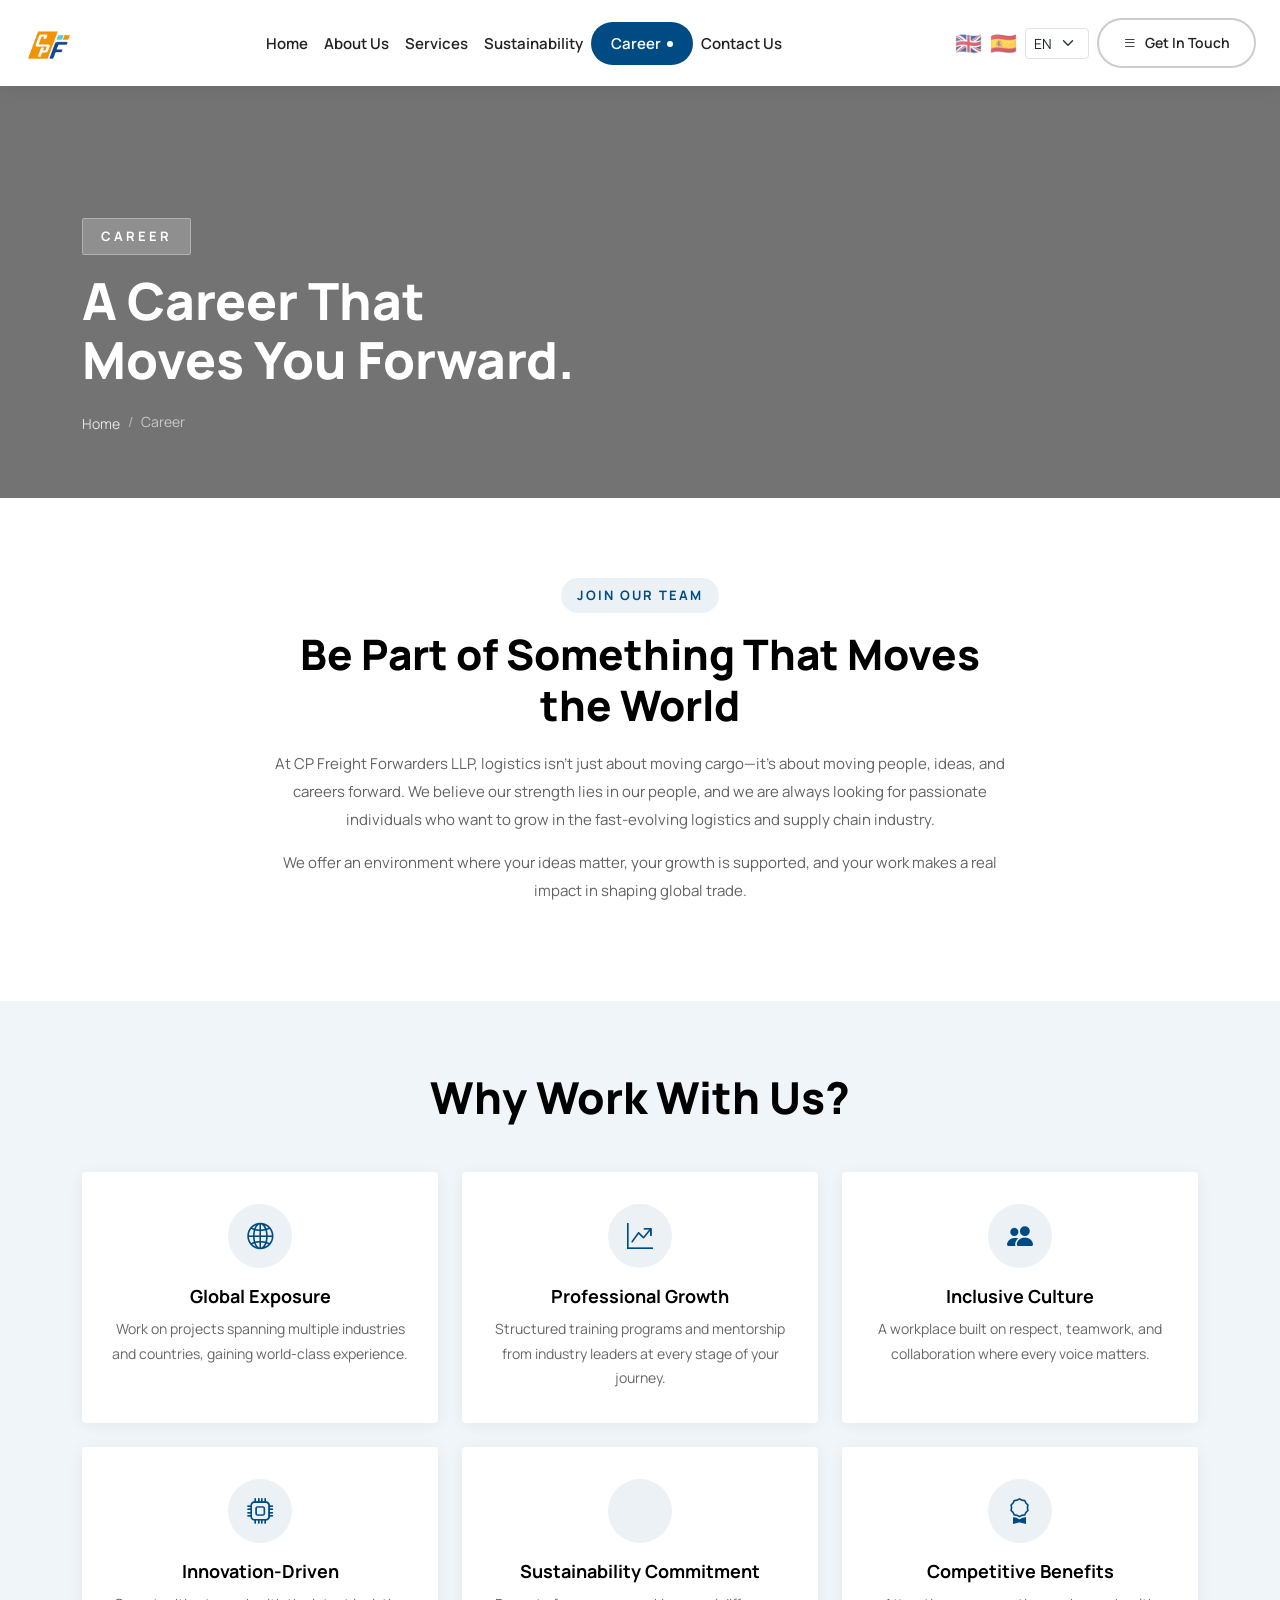
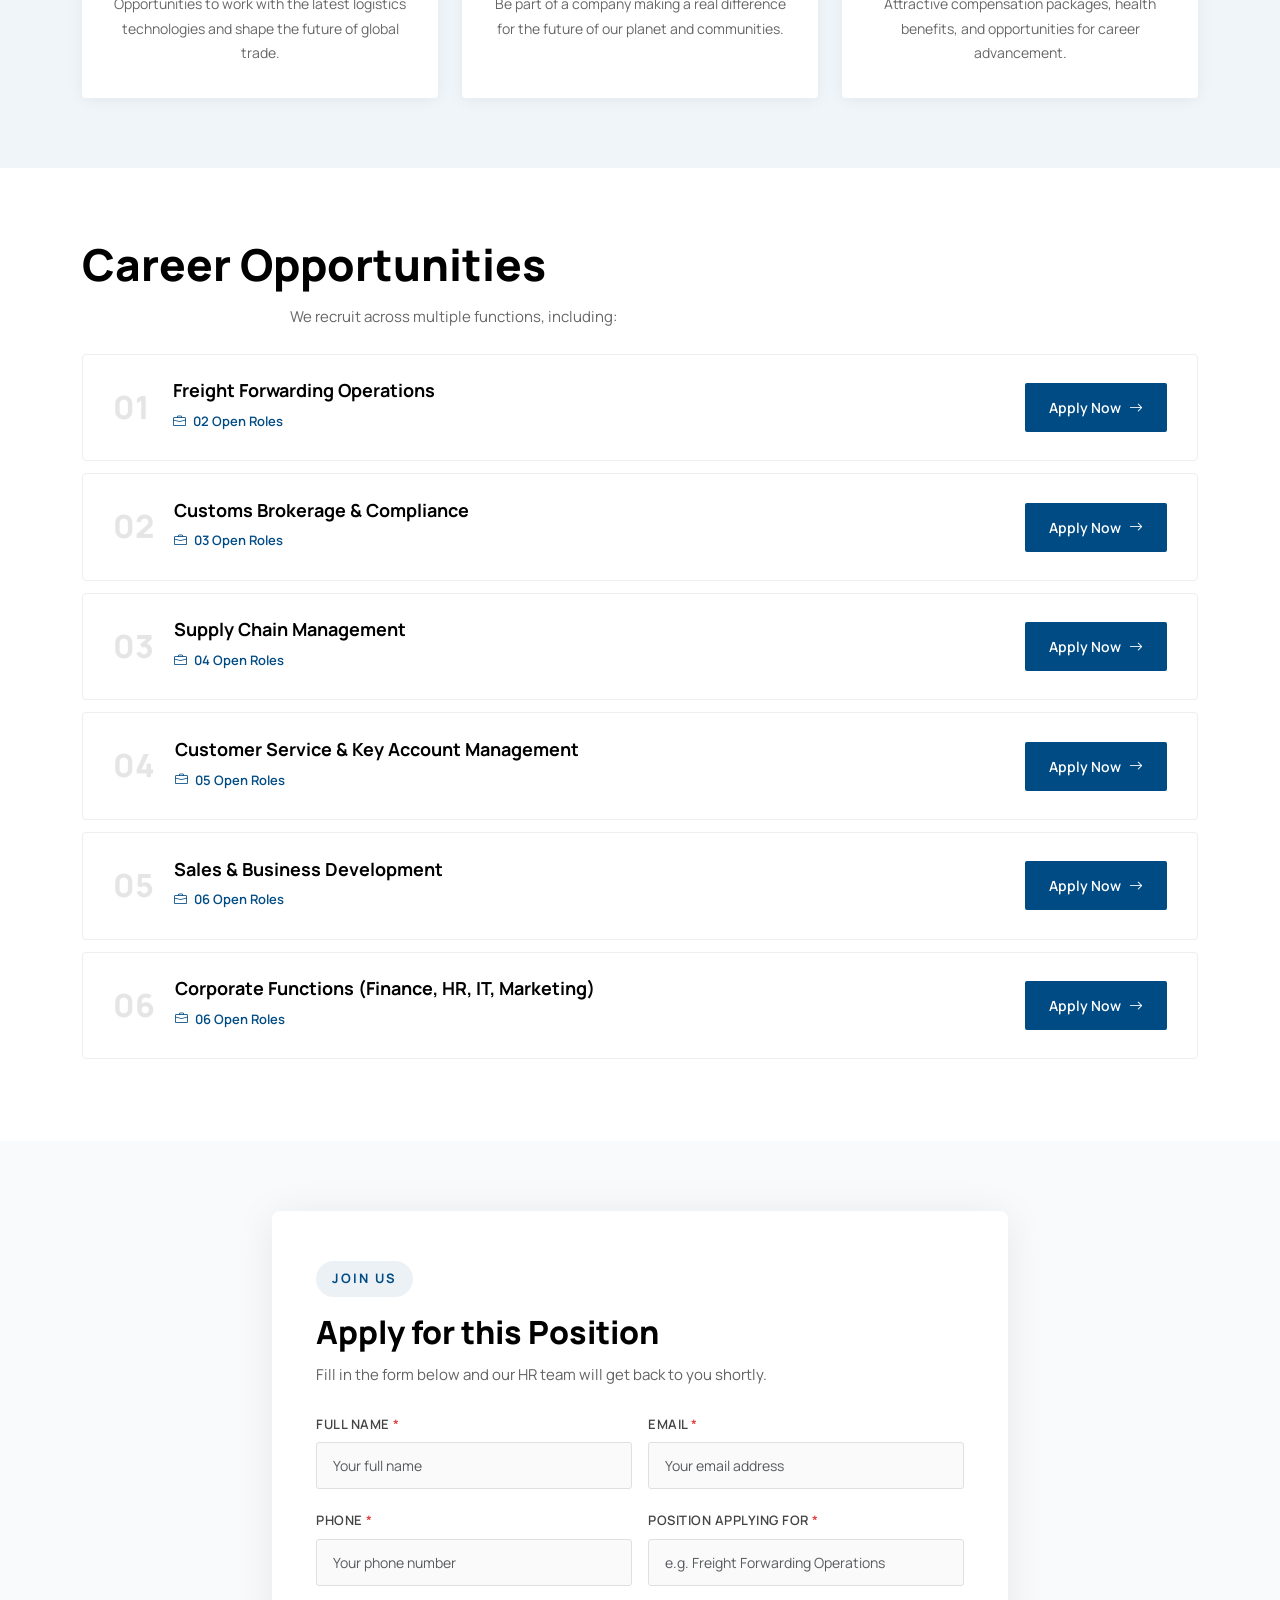
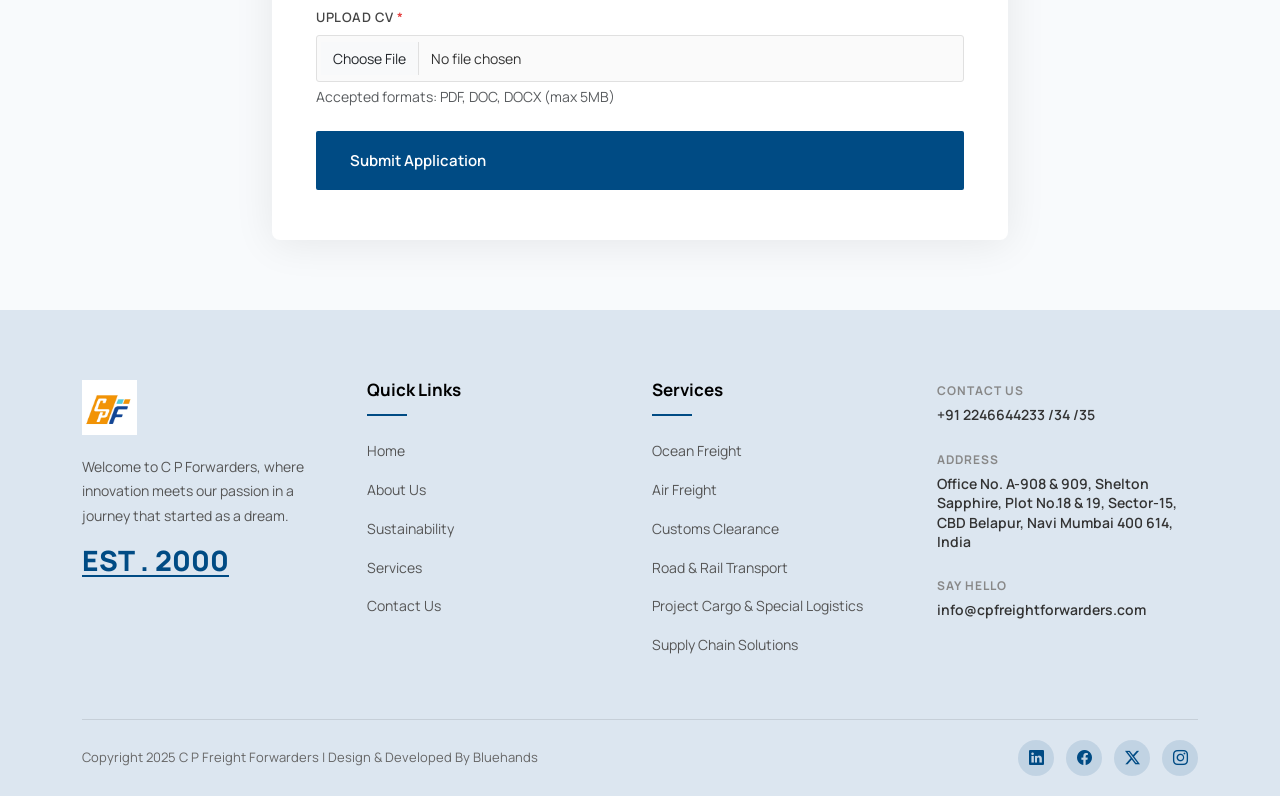
<file: career.html>
<!DOCTYPE html>
<html lang="en">
<head>
  <meta charset="UTF-8">
  <meta name="viewport" content="width=device-width, initial-scale=1.0">
  <title>Career — C P Freight Forwarders</title>
  <link rel="preconnect" href="https://fonts.googleapis.com">
  <link rel="preconnect" href="https://fonts.gstatic.com" crossorigin>
  <link href="https://fonts.googleapis.com/css2?family=Manrope:wght@300;400;500;600;700;800&family=DM+Sans:wght@300;400;500;600;700&display=swap" rel="stylesheet">
  <link rel="stylesheet" href="https://cdn.jsdelivr.net/npm/bootstrap@5.3.0/dist/css/bootstrap.min.css">
  <link rel="stylesheet" href="https://cdn.jsdelivr.net/npm/bootstrap-icons@1.11.3/font/bootstrap-icons.min.css">
  <link rel="stylesheet" href="style.css">
  <link rel="stylesheet" href="inner.css">
</head>
<body>

<!-- SIDEBAR -->
<div class="get-in-touch-sidebar" id="getInTouchSidebar">
  <div class="sidebar-overlay" onclick="closeSidebar()"></div>
  <div class="sidebar-content">
    <button class="sidebar-close" onclick="closeSidebar()"><i class="bi bi-x-lg"></i></button>
    <h2 data-i18n="sidebar.title">Connect with C P Freight Forwarders</h2>
    <p data-i18n="sidebar.description">Ready to take the first step towards unlocking opportunity realizing goals, and embracing innovation?</p>
    <ul class="sidebar-contact-list">
      <li><span class="label" data-i18n="sidebar.contact_label">Contact Us</span><h6><a href="tel:+912246644233" data-i18n="sidebar.phone">+91 2246644233 /34 /35</a></h6></li>
      <li><span class="label" data-i18n="sidebar.address_label">Address</span><h6><a href="#" data-i18n="sidebar.address">Office No. A-908 &amp; 909, Shelton Sapphire, Plot No.18 &amp; 19, Sector-15, CBD Belapur, Navi Mumbai 400 614, India</a></h6></li>
      <li><span class="label" data-i18n="sidebar.follow_label">Follow Us</span><h6><a href="https://www.facebook.com/" target="_blank">Facebook,</a> <a href="https://www.linkedin.com/" target="_blank">LinkedIn,</a> <a href="https://www.instagram.com/" target="_blank">Instagram,</a></h6></li>
      <li><span class="label" data-i18n="sidebar.say_hello">Say Hello</span><h6><a href="mailto:info@cpfreightforwarders.com">info@cpfreightforwarders.com</a></h6></li>
    </ul>
    <p class="sidebar-footer" data-i18n="sidebar.copyright">Copyright 2025 C P Freight Forwarders | Design &amp; Developed By Bluehands</p>
  </div>
</div>

<!-- HEADER -->
<header class="main-header" id="mainHeader">
  <nav class="navbar navbar-expand-lg">
    <div class="container-fluid px-4">
      <a class="navbar-brand" href="index.html">
        <img src="assets/cpf-logo.jpeg" alt="C P Freight Forwarders" class="logo-main">
        <img src="assets/cpf-logo.jpeg" alt="C P Freight Forwarders" class="logo-sticky">
      </a>
      <button class="navbar-toggler" type="button" data-bs-toggle="collapse" data-bs-target="#mainNav">
        <span class="navbar-toggler-icon"></span>
      </button>
      <div class="collapse navbar-collapse" id="mainNav">
        <ul class="navbar-nav mx-auto">
          <li class="nav-item"><a class="nav-link" href="index.html" data-i18n="nav.home">Home</a></li>
          <li class="nav-item"><a class="nav-link" href="about.html" data-i18n="nav.about">About Us</a></li>
          <li class="nav-item"><a class="nav-link" href="services.html" data-i18n="nav.services">Services</a></li>
          <li class="nav-item"><a class="nav-link" href="sustainability.html" data-i18n="nav.sustainability">Sustainability</a></li>
          <li class="nav-item active"><a class="nav-link" href="career.html" data-i18n="nav.career">Career <span class="active-dot">×</span></a></li>
          <li class="nav-item"><a class="nav-link" href="contact.html" data-i18n="nav.contact">Contact Us</a></li>
        </ul>
        <div class="navbar-right d-flex align-items-center gap-2">
          <button class="flag-btn" onclick="i18n.load('en')" title="English">🇬🇧</button>
          <button class="flag-btn" onclick="i18n.load('es')" title="Español">🇪🇸</button>
          <select id="langSelect" class="form-select form-select-sm" style="width:auto;">
            <option value="en">EN</option>
            <option value="es">ES</option>
          </select>
          <button class="get-in-touch-btn" onclick="openSidebar()" data-i18n="btn.get_in_touch"><i class="bi bi-list"></i> Get In Touch</button>
        </div>
      </div>
    </div>
  </nav>
</header>

<!-- HERO BANNER -->
<section class="inner-hero" style="background-image: linear-gradient(rgba(0,0,0,0.55),rgba(0,0,0,0.55)), url('https://cpfreightforwarders.com/assets/img/project-img2.jpeg');">
  <div class="container">
    <div class="inner-hero-content">
      <span class="inner-label" data-i18n="nav.career">Career</span>
      <h1 data-i18n="hero.h1.career">A Career That<br>Moves You Forward.</h1>
      <nav aria-label="breadcrumb">
        <ol class="breadcrumb inner-breadcrumb">
          <li class="breadcrumb-item"><a href="index.html" data-i18n="nav.home">Home</a></li>
          <li class="breadcrumb-item active" data-i18n="nav.career">Career</li>
        </ol>
      </nav>
    </div>
  </div>
</section>

<!-- INTRO -->
<section class="inner-section">
  <div class="container">
    <div class="row justify-content-center">
      <div class="col-lg-8 text-center">
        <div class="section-tag mx-auto" data-i18n="career.intro.tag">Join Our Team</div>
        <h2 class="inner-section-title" data-i18n="career.intro.h2">Be Part of Something That Moves the World</h2>
        <p class="inner-text" data-i18n="career.intro.p1">At CP Freight Forwarders LLP, logistics isn't just about moving cargo—it's about moving people, ideas, and careers forward. We believe our strength lies in our people, and we are always looking for passionate individuals who want to grow in the fast-evolving logistics and supply chain industry.</p>
        <p class="inner-text" data-i18n="career.intro.p2">We offer an environment where your ideas matter, your growth is supported, and your work makes a real impact in shaping global trade.</p>
      </div>
    </div>
  </div>
</section>

<!-- WHY WORK WITH US -->
<section class="why-work-section">
  <div class="container">
    <div class="section-header text-center mb-5">
      <h2 data-i18n="career.why.h2">Why Work With Us?</h2>
    </div>
    <div class="row g-4">
      <div class="col-lg-4 col-md-6">
        <div class="why-work-card">
          <div class="ww-icon"><i class="bi bi-globe2"></i></div>
          <h4 data-i18n="career.why.card1.h4">Global Exposure</h4>
          <p data-i18n="career.why.card1.p">Work on projects spanning multiple industries and countries, gaining world-class experience.</p>
        </div>
      </div>
      <div class="col-lg-4 col-md-6">
        <div class="why-work-card">
          <div class="ww-icon"><i class="bi bi-graph-up-arrow"></i></div>
          <h4 data-i18n="career.why.card2.h4">Professional Growth</h4>
          <p data-i18n="career.why.card2.p">Structured training programs and mentorship from industry leaders at every stage of your journey.</p>
        </div>
      </div>
      <div class="col-lg-4 col-md-6">
        <div class="why-work-card">
          <div class="ww-icon"><i class="bi bi-people-fill"></i></div>
          <h4 data-i18n="career.why.card3.h4">Inclusive Culture</h4>
          <p data-i18n="career.why.card3.p">A workplace built on respect, teamwork, and collaboration where every voice matters.</p>
        </div>
      </div>
      <div class="col-lg-4 col-md-6">
        <div class="why-work-card">
          <div class="ww-icon"><i class="bi bi-cpu"></i></div>
          <h4 data-i18n="career.why.card4.h4">Innovation-Driven</h4>
          <p data-i18n="career.why.card4.p">Opportunities to work with the latest logistics technologies and shape the future of global trade.</p>
        </div>
      </div>
      <div class="col-lg-4 col-md-6">
        <div class="why-work-card">
          <div class="ww-icon"><i class="bi bi-leaf"></i></div>
          <h4 data-i18n="career.why.card5.h4">Sustainability Commitment</h4>
          <p data-i18n="career.why.card5.p">Be part of a company making a real difference for the future of our planet and communities.</p>
        </div>
      </div>
      <div class="col-lg-4 col-md-6">
        <div class="why-work-card">
          <div class="ww-icon"><i class="bi bi-award"></i></div>
          <h4 data-i18n="career.why.card6.h4">Competitive Benefits</h4>
          <p data-i18n="career.why.card6.p">Attractive compensation packages, health benefits, and opportunities for career advancement.</p>
        </div>
      </div>
    </div>
  </div>
</section>

<!-- CAREER OPPORTUNITIES -->
<section class="career-opportunities-section">
  <div class="container">
    <div class="section-header mb-4">
      <h2 data-i18n="career.opps.h2">Career Opportunities</h2>
      <p class="section-sub text-start" data-i18n="career.opps.sub">We recruit across multiple functions, including:</p>
    </div>
    <div class="career-list">
      <div class="career-item">
        <div class="ci-left">
          <span class="ci-num">01</span>
          <div>
            <h4 data-i18n="career.opps.item1.h4">Freight Forwarding Operations</h4>
            <span class="ci-roles"><i class="bi bi-briefcase"></i> <span data-i18n="career.opps.item1.roles">02 Open Roles</span></span>
          </div>
        </div>
        <a href="#apply-form" class="apply-btn" data-i18n="cta.apply_now">Apply Now <i class="bi bi-arrow-right"></i></a>
      </div>
      <div class="career-item">
        <div class="ci-left">
          <span class="ci-num">02</span>
          <div>
            <h4 data-i18n="career.opps.item2.h4">Customs Brokerage &amp; Compliance</h4>
            <span class="ci-roles"><i class="bi bi-briefcase"></i> <span data-i18n="career.opps.item2.roles">03 Open Roles</span></span>
          </div>
        </div>
        <a href="#apply-form" class="apply-btn" data-i18n="cta.apply_now">Apply Now <i class="bi bi-arrow-right"></i></a>
      </div>
      <div class="career-item">
        <div class="ci-left">
          <span class="ci-num">03</span>
          <div>
            <h4 data-i18n="career.opps.item3.h4">Supply Chain Management</h4>
            <span class="ci-roles"><i class="bi bi-briefcase"></i> <span data-i18n="career.opps.item3.roles">04 Open Roles</span></span>
          </div>
        </div>
        <a href="#apply-form" class="apply-btn" data-i18n="cta.apply_now">Apply Now <i class="bi bi-arrow-right"></i></a>
      </div>
      <div class="career-item">
        <div class="ci-left">
          <span class="ci-num">04</span>
          <div>
            <h4 data-i18n="career.opps.item4.h4">Customer Service &amp; Key Account Management</h4>
            <span class="ci-roles"><i class="bi bi-briefcase"></i> <span data-i18n="career.opps.item4.roles">05 Open Roles</span></span>
          </div>
        </div>
        <a href="#apply-form" class="apply-btn" data-i18n="cta.apply_now">Apply Now <i class="bi bi-arrow-right"></i></a>
      </div>
      <div class="career-item">
        <div class="ci-left">
          <span class="ci-num">05</span>
          <div>
            <h4 data-i18n="career.opps.item5.h4">Sales &amp; Business Development</h4>
            <span class="ci-roles"><i class="bi bi-briefcase"></i> <span data-i18n="career.opps.item5.roles">06 Open Roles</span></span>
          </div>
        </div>
        <a href="#apply-form" class="apply-btn" data-i18n="cta.apply_now">Apply Now <i class="bi bi-arrow-right"></i></a>
      </div>
      <div class="career-item">
        <div class="ci-left">
          <span class="ci-num">06</span>
          <div>
            <h4 data-i18n="career.opps.item6.h4">Corporate Functions (Finance, HR, IT, Marketing)</h4>
            <span class="ci-roles"><i class="bi bi-briefcase"></i> <span data-i18n="career.opps.item6.roles">06 Open Roles</span></span>
          </div>
        </div>
        <a href="#apply-form" class="apply-btn" data-i18n="cta.apply_now">Apply Now <i class="bi bi-arrow-right"></i></a>
      </div>
    </div>
  </div>
</section>

<!-- APPLICATION FORM -->
<section class="apply-form-section" id="apply-form">
  <div class="container">
    <div class="row justify-content-center">
      <div class="col-lg-8">
        <div class="apply-form-card">
          <div class="section-tag" data-i18n="career.form.tag">Join Us</div>
          <h2 data-i18n="career.form.h2">Apply for this Position</h2>
          <p class="inner-text" data-i18n="career.form.p">Fill in the form below and our HR team will get back to you shortly.</p>
          <form class="contact-form mt-4" onsubmit="handleFormSubmit(event)">
            <div class="row g-3">
              <div class="col-md-6">
                <div class="form-group">
                  <label data-i18n="career.form.label.name">Full Name <span class="required">*</span></label>
                  <input type="text" class="form-control" data-i18n-attr="placeholder" data-i18n="career.form.ph.name" placeholder="Your full name" required>
                </div>
              </div>
              <div class="col-md-6">
                <div class="form-group">
                  <label data-i18n="career.form.label.email">Email <span class="required">*</span></label>
                  <input type="email" class="form-control" data-i18n-attr="placeholder" data-i18n="career.form.ph.email" placeholder="Your email address" required>
                </div>
              </div>
              <div class="col-md-6">
                <div class="form-group">
                  <label data-i18n="career.form.label.phone">Phone <span class="required">*</span></label>
                  <input type="tel" class="form-control" data-i18n-attr="placeholder" data-i18n="career.form.ph.phone" placeholder="Your phone number" required>
                </div>
              </div>
              <div class="col-md-6">
                <div class="form-group">
                  <label data-i18n="career.form.label.position">Position Applying For <span class="required">*</span></label>
                  <input type="text" class="form-control" data-i18n-attr="placeholder" data-i18n="career.form.ph.position" placeholder="e.g. Freight Forwarding Operations" required>
                </div>
              </div>
              <div class="col-12">
                <div class="form-group">
                  <label data-i18n="career.form.label.cv">Upload CV <span class="required">*</span></label>
                  <input type="file" class="form-control" accept=".pdf,.doc,.docx" required>
                  <small class="text-muted" data-i18n="career.form.cv_hint">Accepted formats: PDF, DOC, DOCX (max 5MB)</small>
                </div>
              </div>
              <div class="col-12">
                <button type="submit" class="primary-btn w-100" data-i18n="career.form.submit">Submit Application</button>
              </div>
            </div>
          </form>
          <div id="form-success" class="form-success-msg d-none">
            <i class="bi bi-check-circle-fill"></i>
            <p data-i18n="career.form.success">Thank you! Your application has been submitted. We'll be in touch soon.</p>
          </div>
        </div>
      </div>
    </div>
  </div>
</section>

<!-- FOOTER -->
<footer class="footer-section">
  <div class="container">
    <div class="footer-top row g-4">
      <div class="col-lg-3 col-md-6">
        <div class="footer-brand">
          <a href="index.html"><img src="assets/cpf-logo.jpeg" alt="C P Freight Forwarders" class="footer-logo"></a>
          <p data-i18n="footer.brand.p">Welcome to C P Forwarders, where innovation meets our passion in a journey that started as a dream.</p>
          <h4 class="footer-est" data-i18n="footer.est">EST . 2000</h4>
        </div>
      </div>
      <div class="col-lg-3 col-md-6">
        <div class="footer-widget"><h5 data-i18n="footer.quick_links">Quick Links</h5><div class="footer-divider"></div>
          <ul>
            <li><a href="index.html" data-i18n="nav.home">Home</a></li>
            <li><a href="about.html" data-i18n="nav.about">About Us</a></li>
            <li><a href="sustainability.html" data-i18n="nav.sustainability">Sustainability</a></li>
            <li><a href="services.html" data-i18n="nav.services">Services</a></li>
            <li><a href="contact.html" data-i18n="nav.contact">Contact Us</a></li>
          </ul>
        </div>
      </div>
      <div class="col-lg-3 col-md-6">
        <div class="footer-widget"><h5 data-i18n="footer.services_label">Services</h5><div class="footer-divider"></div>
          <ul>
            <li><a href="services.html" data-i18n="service.ocean.title">Ocean Freight</a></li>
            <li><a href="services.html" data-i18n="service.air.title">Air Freight</a></li>
            <li><a href="services.html" data-i18n="service.customs.title">Customs Clearance</a></li>
            <li><a href="services.html" data-i18n="service.road.title">Road &amp; Rail Transport</a></li>
            <li><a href="services.html" data-i18n="service.project.title">Project Cargo &amp; Special Logistics</a></li>
            <li><a href="services.html" data-i18n="service.supply.title">Supply Chain Solutions</a></li>
          </ul>
        </div>
      </div>
      <div class="col-lg-3 col-md-6">
        <div class="footer-widget">
          <div class="footer-contact-item"><div class="fci-label" data-i18n="footer.contact_label">Contact us</div><h6><a href="tel:+912246644233" data-i18n="sidebar.phone">+91 2246644233 /34 /35</a></h6></div>
          <div class="footer-contact-item"><div class="fci-label" data-i18n="footer.address_label">Address</div><h6><a href="#" data-i18n="sidebar.address">Office No. A-908 &amp; 909, Shelton Sapphire, Plot No.18 &amp; 19, Sector-15, CBD Belapur, Navi Mumbai 400 614, India</a></h6></div>
          <div class="footer-contact-item"><div class="fci-label" data-i18n="footer.say_hello">Say Hello</div><h6><a href="mailto:info@cpfreightforwarders.com">info@cpfreightforwarders.com</a></h6></div>
        </div>
      </div>
    </div>
    <div class="footer-bottom">
      <div class="row align-items-center">
        <div class="col-md-6"><p data-i18n="footer.copyright">Copyright 2025 C P Freight Forwarders | Design &amp; Developed By Bluehands</p></div>
        <div class="col-md-6 text-md-end"><div class="footer-social"><a href="https://www.linkedin.com/" target="_blank"><i class="bi bi-linkedin"></i></a><a href="https://www.facebook.com/" target="_blank"><i class="bi bi-facebook"></i></a><a href="https://x.com/" target="_blank"><i class="bi bi-twitter-x"></i></a><a href="https://www.instagram.com/" target="_blank"><i class="bi bi-instagram"></i></a></div></div>
      </div>
    </div>
  </div>
</footer>

<button class="scroll-top-btn" id="scrollTopBtn" onclick="window.scrollTo({top:0,behavior:'smooth'})"><i class="bi bi-arrow-up"></i></button>
<script src="https://cdn.jsdelivr.net/npm/bootstrap@5.3.0/dist/js/bootstrap.bundle.min.js"></script>
<script>
  window.addEventListener('scroll', () => {
    document.getElementById('mainHeader').classList.toggle('sticky', window.scrollY > 80);
    document.getElementById('scrollTopBtn').classList.toggle('visible', window.scrollY > 400);
  });
  function openSidebar() { document.getElementById('getInTouchSidebar').classList.add('active'); document.body.style.overflow='hidden'; }
  function closeSidebar() { document.getElementById('getInTouchSidebar').classList.remove('active'); document.body.style.overflow=''; }
  function handleFormSubmit(e) {
    e.preventDefault();
    document.querySelector('.contact-form').style.display = 'none';
    document.getElementById('form-success').classList.remove('d-none');
  }
</script>
<script src="assets/js/i18n.js"></script>
<script>i18n.init();</script>
</body>
</html>
</file>
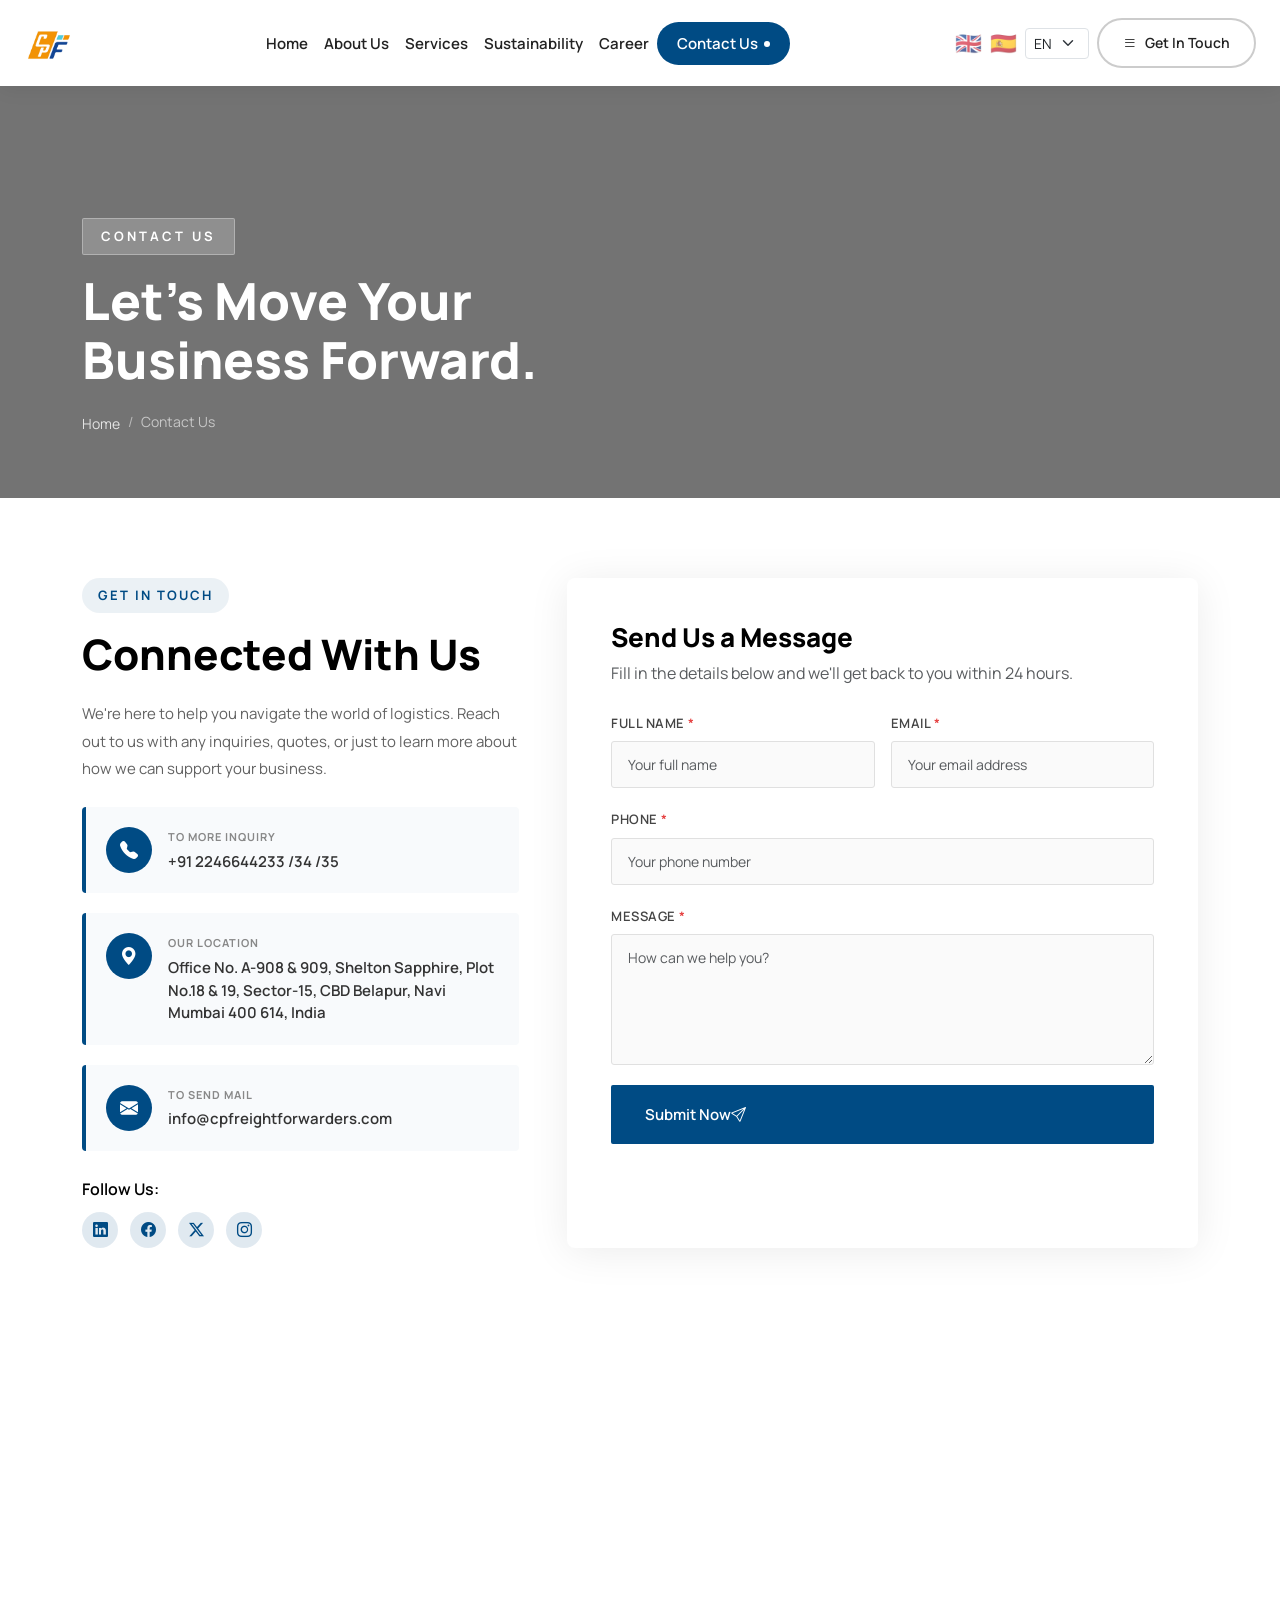
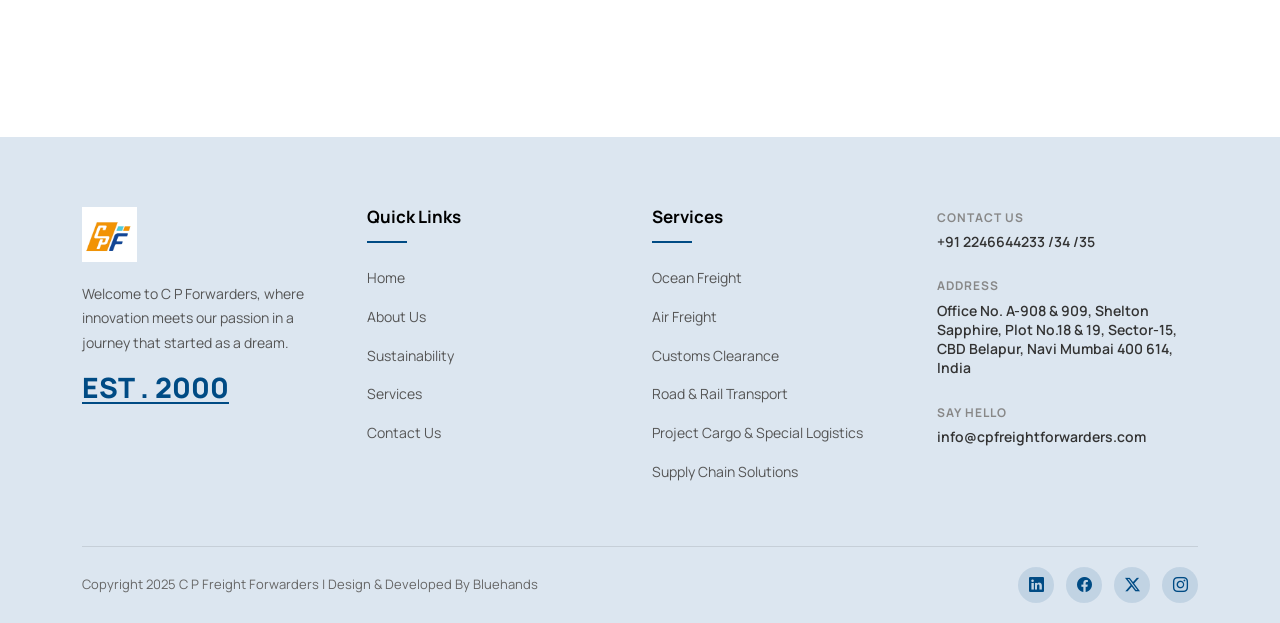
<file: contact.html>
<!DOCTYPE html>
<html lang="en">
<head>
  <meta charset="UTF-8">
  <meta name="viewport" content="width=device-width, initial-scale=1.0">
  <title>Contact Us — C P Freight Forwarders</title>
  <link rel="preconnect" href="https://fonts.googleapis.com">
  <link rel="preconnect" href="https://fonts.gstatic.com" crossorigin>
  <link href="https://fonts.googleapis.com/css2?family=Manrope:wght@300;400;500;600;700;800&family=DM+Sans:wght@300;400;500;600;700&display=swap" rel="stylesheet">
  <link rel="stylesheet" href="https://cdn.jsdelivr.net/npm/bootstrap@5.3.0/dist/css/bootstrap.min.css">
  <link rel="stylesheet" href="https://cdn.jsdelivr.net/npm/bootstrap-icons@1.11.3/font/bootstrap-icons.min.css">
  <link rel="stylesheet" href="style.css">
  <link rel="stylesheet" href="inner.css">
</head>
<body>

<!-- SIDEBAR -->
<div class="get-in-touch-sidebar" id="getInTouchSidebar">
  <div class="sidebar-overlay" onclick="closeSidebar()"></div>
  <div class="sidebar-content">
    <button class="sidebar-close" onclick="closeSidebar()"><i class="bi bi-x-lg"></i></button>
    <h2 data-i18n="sidebar.title">Connect with C P Freight Forwarders</h2>
    <p data-i18n="sidebar.description">Ready to take the first step towards unlocking opportunity realizing goals, and embracing innovation?</p>
    <ul class="sidebar-contact-list">
      <li><span class="label" data-i18n="sidebar.contact_label">Contact Us</span><h6><a href="tel:+912246644233" data-i18n="sidebar.phone">+91 2246644233 /34 /35</a></h6></li>
      <li><span class="label" data-i18n="sidebar.address_label">Address</span><h6><a href="#" data-i18n="sidebar.address">Office No. A-908 &amp; 909, Shelton Sapphire, Plot No.18 &amp; 19, Sector-15, CBD Belapur, Navi Mumbai 400 614, India</a></h6></li>
      <li><span class="label" data-i18n="sidebar.follow_label">Follow Us</span><h6><a href="https://www.facebook.com/" target="_blank">Facebook,</a> <a href="https://www.linkedin.com/" target="_blank">LinkedIn,</a> <a href="https://www.instagram.com/" target="_blank">Instagram,</a></h6></li>
      <li><span class="label" data-i18n="sidebar.say_hello">Say Hello</span><h6><a href="mailto:info@cpfreightforwarders.com">info@cpfreightforwarders.com</a></h6></li>
    </ul>
    <p class="sidebar-footer" data-i18n="sidebar.copyright">Copyright 2025 C P Freight Forwarders | Design &amp; Developed By Bluehands</p>
  </div>
</div>

<!-- HEADER -->
<header class="main-header" id="mainHeader">
  <nav class="navbar navbar-expand-lg">
    <div class="container-fluid px-4">
      <a class="navbar-brand" href="index.html">
        <img src="assets/cpf-logo.jpeg" alt="C P Freight Forwarders" class="logo-main">
        <img src="assets/cpf-logo.jpeg" alt="C P Freight Forwarders" class="logo-sticky">
      </a>
      <button class="navbar-toggler" type="button" data-bs-toggle="collapse" data-bs-target="#mainNav">
        <span class="navbar-toggler-icon"></span>
      </button>
      <div class="collapse navbar-collapse" id="mainNav">
        <ul class="navbar-nav mx-auto">
          <li class="nav-item"><a class="nav-link" href="index.html" data-i18n="nav.home">Home</a></li>
          <li class="nav-item"><a class="nav-link" href="about.html" data-i18n="nav.about">About Us</a></li>
          <li class="nav-item"><a class="nav-link" href="services.html" data-i18n="nav.services">Services</a></li>
          <li class="nav-item"><a class="nav-link" href="sustainability.html" data-i18n="nav.sustainability">Sustainability</a></li>
          <li class="nav-item"><a class="nav-link" href="career.html" data-i18n="nav.career">Career</a></li>
          <li class="nav-item active"><a class="nav-link" href="contact.html" data-i18n="nav.contact">Contact Us <span class="active-dot">×</span></a></li>
        </ul>
        <div class="navbar-right d-flex align-items-center gap-2">
          <button class="flag-btn" onclick="i18n.load('en')" title="English">🇬🇧</button>
          <button class="flag-btn" onclick="i18n.load('es')" title="Español">🇪🇸</button>
          <select id="langSelect" class="form-select form-select-sm" style="width:auto;">
            <option value="en">EN</option>
            <option value="es">ES</option>
          </select>
          <button class="get-in-touch-btn" onclick="openSidebar()" data-i18n="btn.get_in_touch"><i class="bi bi-list"></i> Get In Touch</button>
        </div>
      </div>
    </div>
  </nav>
</header>

<!-- HERO BANNER -->
<section class="inner-hero" style="background-image: linear-gradient(rgba(0,0,0,0.55),rgba(0,0,0,0.55)), url('https://cpfreightforwarders.com/assets/img/project-img2.jpeg');">
  <div class="container">
    <div class="inner-hero-content">
      <span class="inner-label" data-i18n="nav.contact">Contact Us</span>
      <h1 data-i18n="hero.h1.contact">Let's Move Your<br>Business Forward.</h1>
      <nav aria-label="breadcrumb">
        <ol class="breadcrumb inner-breadcrumb">
          <li class="breadcrumb-item"><a href="index.html" data-i18n="nav.home">Home</a></li>
          <li class="breadcrumb-item active" data-i18n="nav.contact">Contact Us</li>
        </ol>
      </nav>
    </div>
  </div>
</section>

<!-- CONTACT SECTION -->
<section class="inner-section">
  <div class="container">
    <div class="row g-5">
      <!-- Contact Info -->
      <div class="col-lg-5">
        <div class="section-tag" data-i18n="contact.info.tag">Get In Touch</div>
        <h2 class="inner-section-title" data-i18n="contact.info.h2">Connected With Us</h2>
        <p class="inner-text" data-i18n="contact.info.p">We're here to help you navigate the world of logistics. Reach out to us with any inquiries, quotes, or just to learn more about how we can support your business.</p>

        <div class="contact-info-cards mt-4">
          <div class="contact-info-card">
            <div class="cic-icon"><i class="bi bi-telephone-fill"></i></div>
            <div class="cic-body">
              <span class="cic-label" data-i18n="contact.info.inquiry_label">To More Inquiry</span>
              <h5><a href="tel:+912246644233" data-i18n="sidebar.phone">+91 2246644233 / 34 / 35</a></h5>
            </div>
          </div>
          <div class="contact-info-card">
            <div class="cic-icon"><i class="bi bi-geo-alt-fill"></i></div>
            <div class="cic-body">
              <span class="cic-label" data-i18n="contact.info.location_label">Our Location</span>
              <h5 data-i18n="sidebar.address">Office No. A-908 &amp; 909, Shelton Sapphire, Plot No.18 &amp; 19, Sector-15, CBD Belapur, Navi Mumbai 400 614, India</h5>
            </div>
          </div>
          <div class="contact-info-card">
            <div class="cic-icon"><i class="bi bi-envelope-fill"></i></div>
            <div class="cic-body">
              <span class="cic-label" data-i18n="contact.info.mail_label">To Send Mail</span>
              <h5><a href="mailto:info@cpfreightforwarders.com" data-i18n="sidebar.email">info@cpfreightforwarders.com</a></h5>
            </div>
          </div>
        </div>

        <div class="contact-social mt-4">
          <p class="fw-600 mb-2" data-i18n="contact.info.follow">Follow Us:</p>
          <div class="footer-social">
            <a href="https://www.linkedin.com/" target="_blank"><i class="bi bi-linkedin"></i></a>
            <a href="https://www.facebook.com/" target="_blank"><i class="bi bi-facebook"></i></a>
            <a href="https://x.com/" target="_blank"><i class="bi bi-twitter-x"></i></a>
            <a href="https://www.instagram.com/" target="_blank"><i class="bi bi-instagram"></i></a>
          </div>
        </div>
      </div>

      <!-- Contact Form -->
      <div class="col-lg-7">
        <div class="contact-form-card">
          <h3 data-i18n="contact.form.h3">Send Us a Message</h3>
          <p class="text-muted mb-4" data-i18n="contact.form.p">Fill in the details below and we'll get back to you within 24 hours.</p>
          <form onsubmit="handleContactSubmit(event)" class="contact-form" id="contactForm">
            <div class="row g-3">
              <div class="col-md-6">
                <div class="form-group">
                  <label data-i18n="contact.form.label.name">Full Name <span class="required">*</span></label>
                  <input type="text" class="form-control" data-i18n-attr="placeholder" data-i18n="contact.form.ph.name" placeholder="Your full name" required>
                </div>
              </div>
              <div class="col-md-6">
                <div class="form-group">
                  <label data-i18n="contact.form.label.email">Email <span class="required">*</span></label>
                  <input type="email" class="form-control" data-i18n-attr="placeholder" data-i18n="contact.form.ph.email" placeholder="Your email address" required>
                </div>
              </div>
              <div class="col-12">
                <div class="form-group">
                  <label data-i18n="contact.form.label.phone">Phone <span class="required">*</span></label>
                  <input type="tel" class="form-control" data-i18n-attr="placeholder" data-i18n="contact.form.ph.phone" placeholder="Your phone number" required>
                </div>
              </div>
              <div class="col-12">
                <div class="form-group">
                  <label data-i18n="contact.form.label.message">Message <span class="required">*</span></label>
                  <textarea class="form-control" rows="5" data-i18n-attr="placeholder" data-i18n="contact.form.ph.message" placeholder="How can we help you?" required></textarea>
                </div>
              </div>
              <div class="col-12">
                <button type="submit" class="primary-btn w-100" data-i18n="contact.form.submit">Submit Now <i class="bi bi-send"></i></button>
              </div>
            </div>
          </form>
          <div id="contact-success" class="form-success-msg d-none">
            <i class="bi bi-check-circle-fill"></i>
            <p data-i18n="contact.form.success">Thank you! Your message has been sent. We'll get back to you within 24 hours.</p>
          </div>
        </div>
      </div>
    </div>
  </div>
</section>

<!-- MAP SECTION -->
<section class="map-section">
  <div class="container-fluid p-0">
    <iframe
      src="https://www.google.com/maps/embed?pb=!1m18!1m12!1m3!1d3772.0!2d73.0!3d19.0!2m3!1f0!2f0!3f0!3m2!1i1024!2i768!4f13.1!3m3!1m2!1s0x3be7ef0c6e7d0001%3A0x1!2sCBD+Belapur%2C+Navi+Mumbai%2C+Maharashtra!5e0!3m2!1sen!2sin!4v1"
      width="100%" height="400" style="border:0;" allowfullscreen="" loading="lazy"
      referrerpolicy="no-referrer-when-downgrade" title="CP Freight Forwarders Location">
    </iframe>
  </div>
</section>

<!-- FOOTER -->
<footer class="footer-section">
  <div class="container">
    <div class="footer-top row g-4">
      <div class="col-lg-3 col-md-6">
        <div class="footer-brand">
          <a href="index.html"><img src="assets/cpf-logo.jpeg" alt="C P Freight Forwarders" class="footer-logo"></a>
          <p data-i18n="footer.brand.p">Welcome to C P Forwarders, where innovation meets our passion in a journey that started as a dream.</p>
          <h4 class="footer-est" data-i18n="footer.est">EST . 2000</h4>
        </div>
      </div>
      <div class="col-lg-3 col-md-6">
        <div class="footer-widget"><h5 data-i18n="footer.quick_links">Quick Links</h5><div class="footer-divider"></div>
          <ul>
            <li><a href="index.html" data-i18n="nav.home">Home</a></li>
            <li><a href="about.html" data-i18n="nav.about">About Us</a></li>
            <li><a href="sustainability.html" data-i18n="nav.sustainability">Sustainability</a></li>
            <li><a href="services.html" data-i18n="nav.services">Services</a></li>
            <li><a href="contact.html" data-i18n="nav.contact">Contact Us</a></li>
          </ul>
        </div>
      </div>
      <div class="col-lg-3 col-md-6">
        <div class="footer-widget"><h5 data-i18n="footer.services_label">Services</h5><div class="footer-divider"></div>
          <ul>
            <li><a href="services.html" data-i18n="service.ocean.title">Ocean Freight</a></li>
            <li><a href="services.html" data-i18n="service.air.title">Air Freight</a></li>
            <li><a href="services.html" data-i18n="service.customs.title">Customs Clearance</a></li>
            <li><a href="services.html" data-i18n="service.road.title">Road &amp; Rail Transport</a></li>
            <li><a href="services.html" data-i18n="service.project.title">Project Cargo &amp; Special Logistics</a></li>
            <li><a href="services.html" data-i18n="service.supply.title">Supply Chain Solutions</a></li>
          </ul>
        </div>
      </div>
      <div class="col-lg-3 col-md-6">
        <div class="footer-widget">
          <div class="footer-contact-item"><div class="fci-label" data-i18n="footer.contact_label">Contact us</div><h6><a href="tel:+912246644233" data-i18n="sidebar.phone">+91 2246644233 /34 /35</a></h6></div>
          <div class="footer-contact-item"><div class="fci-label" data-i18n="footer.address_label">Address</div><h6><a href="#" data-i18n="sidebar.address">Office No. A-908 &amp; 909, Shelton Sapphire, Plot No.18 &amp; 19, Sector-15, CBD Belapur, Navi Mumbai 400 614, India</a></h6></div>
          <div class="footer-contact-item"><div class="fci-label" data-i18n="footer.say_hello">Say Hello</div><h6><a href="mailto:info@cpfreightforwarders.com">info@cpfreightforwarders.com</a></h6></div>
        </div>
      </div>
    </div>
    <div class="footer-bottom">
      <div class="row align-items-center">
        <div class="col-md-6"><p data-i18n="footer.copyright">Copyright 2025 C P Freight Forwarders | Design &amp; Developed By Bluehands</p></div>
        <div class="col-md-6 text-md-end"><div class="footer-social"><a href="https://www.linkedin.com/" target="_blank"><i class="bi bi-linkedin"></i></a><a href="https://www.facebook.com/" target="_blank"><i class="bi bi-facebook"></i></a><a href="https://x.com/" target="_blank"><i class="bi bi-twitter-x"></i></a><a href="https://www.instagram.com/" target="_blank"><i class="bi bi-instagram"></i></a></div></div>
      </div>
    </div>
  </div>
</footer>

<button class="scroll-top-btn" id="scrollTopBtn" onclick="window.scrollTo({top:0,behavior:'smooth'})"><i class="bi bi-arrow-up"></i></button>
<script src="https://cdn.jsdelivr.net/npm/bootstrap@5.3.0/dist/js/bootstrap.bundle.min.js"></script>
<script>
  window.addEventListener('scroll', () => {
    document.getElementById('mainHeader').classList.toggle('sticky', window.scrollY > 80);
    document.getElementById('scrollTopBtn').classList.toggle('visible', window.scrollY > 400);
  });
  function openSidebar() { document.getElementById('getInTouchSidebar').classList.add('active'); document.body.style.overflow='hidden'; }
  function closeSidebar() { document.getElementById('getInTouchSidebar').classList.remove('active'); document.body.style.overflow=''; }
  function handleContactSubmit(e) {
    e.preventDefault();
    document.getElementById('contactForm').style.display = 'none';
    document.getElementById('contact-success').classList.remove('d-none');
  }
</script>
<script src="assets/js/i18n.js"></script>
<script>i18n.init();</script>
</body>
</html>
</file>
<file: style.css>
/* =============================================
   C P Freight Forwarders - Main Stylesheet
   ============================================= */

/* ---- CSS Variables ---- */
:root {
  --font-manrope: "Manrope", sans-serif;
  --font-dmsans: "DM Sans", sans-serif;
  --white-color: #fff;
  --black-color: #000000;
  --dark-title-color: #1C1A1E;
  --title-color: #000000;
  --title-color2: #234F40;
  --text-color: rgba(0,0,0,0.6);
  --primary-blue: #004b84;
  --primary-blue-dark: #003563;
  --borders-color: #eee;
  --bg-light: #f8f9fa;
  --bg-footer: #dce6f0;
  --section-py: 80px;
}

/* ---- Reset & Base ---- */
*, *::before, *::after { box-sizing: border-box; margin: 0; padding: 0; }
html { scroll-behavior: smooth; }
body {
  font-family: var(--font-manrope);
  color: var(--title-color);
  font-size: 16px;
  font-weight: 400;
  line-height: 1.8;
  overflow-x: hidden;
}
img { max-width: 100%; height: auto; }
a { text-decoration: none; color: inherit; }
a:hover { color: var(--primary-blue); }
ul { list-style: none; padding: 0; margin: 0; }

/* ---- Typography ---- */
h1, h2, h3, h4, h5, h6 {
  font-family: var(--font-manrope);
  font-weight: 700;
  line-height: 1.2;
  color: var(--title-color);
}

/* ========================================
   PRIMARY BUTTON
   ======================================== */
.primary-btn {
  display: inline-flex;
  align-items: center;
  background-color: var(--primary-blue);
  color: #fff;
  padding: 14px 32px;
  font-family: var(--font-manrope);
  font-size: 15px;
  font-weight: 600;
  border-radius: 2px;
  transition: background 0.3s, transform 0.2s;
  border: 2px solid var(--primary-blue);
}
.primary-btn:hover {
  background-color: var(--primary-blue-dark);
  color: #fff;
  transform: translateY(-2px);
}

/* ========================================
   HEADER / NAVBAR
   ======================================== */
.main-header {
  position: fixed;
  top: 0; left: 0; right: 0;
  z-index: 1000;
  background: #fff;
  box-shadow: 0 2px 20px rgba(0,0,0,0.07);
  transition: all 0.3s;
}
.main-header .navbar {
  padding: 12px 0;
  background: transparent;
}
.main-header.sticky {
  box-shadow: 0 4px 30px rgba(0,0,0,0.12);
}
.main-header .logo-sticky { display: none; }
.main-header.sticky .logo-main { display: none; }
.main-header.sticky .logo-sticky { display: block; }
.navbar-brand img {
  height: 52px;
  width: auto;
}
.navbar-nav .nav-link {
  font-family: var(--font-manrope);
  font-size: 15px;
  font-weight: 600;
  color: #222;
  padding: 8px 18px;
  position: relative;
  transition: color 0.25s;
}
.navbar-nav .nav-link:hover,
.navbar-nav .nav-item.active .nav-link { color: var(--primary-blue); }
.navbar-nav .nav-item.active .nav-link .active-dot {
  display: inline-block;
  width: 6px; height: 6px;
  background: var(--primary-blue);
  border-radius: 50%;
  vertical-align: middle;
  margin-left: 3px;
  font-size: 0;
}
/* Active nav pill style */
.navbar-nav .nav-item.active .nav-link {
  background: var(--primary-blue);
  color: #fff;
  border-radius: 30px;
  padding: 8px 20px;
}
.navbar-nav .nav-item.active .nav-link .active-dot { background: #fff; }

/* Flag language buttons */
.flag-btn {
  background: none;
  border: none;
  padding: 0;
  font-size: 1.35rem;
  line-height: 1;
  cursor: pointer;
  opacity: 0.65;
  transition: opacity 0.2s, transform 0.2s;
}
.flag-btn:hover { opacity: 1; transform: scale(1.15); }

/* Get In Touch button */
.get-in-touch-btn {
  background: transparent;
  border: 2px solid #ccc;
  border-radius: 30px;
  padding: 10px 24px;
  font-family: var(--font-manrope);
  font-size: 14px;
  font-weight: 600;
  color: #222;
  cursor: pointer;
  display: flex;
  align-items: center;
  gap: 8px;
  transition: all 0.25s;
}
.get-in-touch-btn:hover {
  border-color: var(--primary-blue);
  color: var(--primary-blue);
}

/* ========================================
   SIDEBAR (GET IN TOUCH)
   ======================================== */
.get-in-touch-sidebar {
  position: fixed;
  top: 0; right: -500px;
  width: 420px;
  height: 100vh;
  background: var(--primary-blue-dark);
  z-index: 2000;
  transition: right 0.4s cubic-bezier(0.4,0,0.2,1);
  overflow-y: auto;
  padding: 50px 40px;
}
.get-in-touch-sidebar.active { right: 0; }
.sidebar-overlay {
  position: fixed;
  top: 0; left: 0; right: 0; bottom: 0;
  background: rgba(0,0,0,0.5);
  z-index: -1;
  opacity: 0;
  pointer-events: none;
  transition: opacity 0.4s;
}
.get-in-touch-sidebar.active .sidebar-overlay { opacity: 1; z-index: 1999; pointer-events: auto; }
.sidebar-close {
  position: absolute;
  top: 20px; right: 25px;
  background: none;
  border: none;
  color: #fff;
  font-size: 22px;
  cursor: pointer;
}
.get-in-touch-sidebar h2 {
  color: #fff;
  font-size: 28px;
  font-weight: 700;
  margin-bottom: 15px;
}
.get-in-touch-sidebar p {
  color: rgba(255,255,255,0.75);
  font-size: 14px;
  line-height: 1.7;
  margin-bottom: 30px;
}
.sidebar-contact-list { margin-bottom: 30px; }
.sidebar-contact-list li {
  border-bottom: 1px solid rgba(255,255,255,0.15);
  padding: 18px 0;
}
.sidebar-contact-list .label {
  display: block;
  color: rgba(255,255,255,0.5);
  font-size: 12px;
  font-weight: 600;
  text-transform: uppercase;
  letter-spacing: 1px;
  margin-bottom: 6px;
}
.sidebar-contact-list h6 a {
  color: #fff;
  font-size: 16px;
  font-weight: 600;
  transition: color 0.2s;
}
.sidebar-contact-list h6 a:hover { color: #a8d4f5; }
.sidebar-footer {
  color: rgba(255,255,255,0.5);
  font-size: 13px;
  margin-top: 30px;
}
.sidebar-footer a { color: rgba(255,255,255,0.7); }

/* ========================================
   HERO / BANNER SECTION
   ======================================== */
.hero-section {
  margin-top: 78px;
  width: 100%;
}
.hero-swiper {
  width: 100%;
  height: 85vh;
  min-height: 550px;
}
.hero-swiper .swiper-slide {
  background-size: cover;
  background-position: center;
  background-repeat: no-repeat;
  display: flex;
  align-items: flex-end;
  padding-bottom: 80px;
}
.hero-content {
  padding: 0 80px;
  max-width: 780px;
}
.hero-content h1 {
  font-size: clamp(32px, 4.5vw, 60px);
  font-weight: 800;
  color: #fff;
  line-height: 1.15;
  margin-bottom: 32px;
}
.hero-btn-group { display: flex; gap: 16px; }

/* Swiper navigation */
.hero-swiper .swiper-button-next,
.hero-swiper .swiper-button-prev {
  width: 44px; height: 44px;
  background: rgba(255,255,255,0.15);
  border-radius: 50%;
  backdrop-filter: blur(4px);
  transition: background 0.3s;
}
.hero-swiper .swiper-button-next:hover,
.hero-swiper .swiper-button-prev:hover { background: rgba(255,255,255,0.3); }
.hero-swiper .swiper-button-next::after,
.hero-swiper .swiper-button-prev::after {
  font-size: 14px;
  color: #fff;
  font-weight: 800;
}
.hero-swiper .swiper-pagination-bullet { background: #fff; opacity: 0.5; }
.hero-swiper .swiper-pagination-bullet-active { opacity: 1; }

/* ========================================
   SCROLL TICKER
   ======================================== */
.scroll-ticker-section {
  overflow: hidden;
  background: #fff;
  border-top: 1px solid var(--borders-color);
  border-bottom: 1px solid var(--borders-color);
  padding: 16px 0;
  white-space: nowrap;
}
.scroll-ticker-track {
  display: inline-flex;
  animation: tickerScroll 30s linear infinite;
  gap: 30px;
}
.ticker-item {
  font-size: 13px;
  font-weight: 700;
  letter-spacing: 1.5px;
  color: var(--dark-title-color);
  text-transform: uppercase;
}
.ticker-item i { margin-right: 10px; color: var(--primary-blue); }
.ticker-sep { color: #ccc; }
@keyframes tickerScroll {
  0% { transform: translateX(0); }
  100% { transform: translateX(-50%); }
}

/* ========================================
   ABOUT SECTION
   ======================================== */
.about-section {
  padding: var(--section-py) 0;
  background: #fff;
}
.section-tag {
  display: inline-block;
  background: rgba(0,75,132,0.08);
  color: var(--primary-blue);
  font-size: 13px;
  font-weight: 700;
  text-transform: uppercase;
  letter-spacing: 2px;
  padding: 6px 16px;
  border-radius: 30px;
  margin-bottom: 16px;
}
.section-title-main {
  font-size: clamp(32px, 4vw, 52px);
  font-weight: 800;
  margin-bottom: 24px;
  color: var(--dark-title-color);
}
.about-text-block {
  border-left: 4px solid var(--primary-blue);
  padding-left: 24px;
}
.about-text-block p {
  color: var(--text-color);
  margin-bottom: 16px;
  font-size: 15px;
  line-height: 1.8;
}
.about-img-wrap {
  position: relative;
}
.rounded-circle-custom {
  border-radius: 50% 50% 50% 0;
  width: 100%;
  max-width: 500px;
  aspect-ratio: 1;
  object-fit: cover;
  display: block;
  margin: auto;
}

/* ========================================
   CORE VALUES SECTION
   ======================================== */
.core-values-section {
  background: #0d1f3c;
  padding: var(--section-py) 0;
}
.core-values-section .section-header {
  padding: 0 60px 40px;
}
.core-values-section .section-header h2 {
  font-size: clamp(30px, 4vw, 52px);
  font-weight: 800;
  color: #fff;
}
.core-values-list {
  padding: 0 40px;
}
.core-value-item {
  display: flex;
  align-items: center;
  gap: 30px;
  padding: 24px 20px;
  border-bottom: 1px solid rgba(255,255,255,0.12);
  transition: background 0.3s;
}
.core-value-item:hover { background: rgba(255,255,255,0.04); }
.cv-number {
  font-size: 42px;
  font-weight: 800;
  color: rgba(255,255,255,0.2);
  min-width: 60px;
}
.cv-icon {
  width: 60px; height: 60px;
  border-radius: 50%;
  overflow: hidden;
  flex-shrink: 0;
  background: rgba(0,75,132,0.4);
}
.cv-icon img { width: 100%; height: 100%; object-fit: cover; }
.cv-text {
  flex: 1;
  font-size: 17px;
  font-weight: 600;
  color: #fff;
}
.cv-action { margin-left: auto; }
.cv-btn {
  display: inline-flex;
  align-items: center;
  gap: 10px;
  background: rgba(255,255,255,0.1);
  color: #fff;
  padding: 10px 20px;
  border-radius: 2px;
  font-size: 14px;
  font-weight: 600;
  transition: background 0.25s;
  border: 1px solid rgba(255,255,255,0.2);
}
.cv-btn:hover {
  background: var(--primary-blue);
  color: #fff;
  border-color: var(--primary-blue);
}

/* ========================================
   SERVICES SECTION
   ======================================== */
.services-section {
  padding: var(--section-py) 0;
  background: #fff;
}
.services-section .section-header h2 {
  font-size: clamp(30px, 4vw, 52px);
  font-weight: 800;
}
.service-card {
  border: 1px solid var(--borders-color);
  border-radius: 4px;
  overflow: hidden;
  transition: box-shadow 0.3s, transform 0.3s;
  height: 100%;
}
.service-card:hover {
  box-shadow: 0 10px 40px rgba(0,75,132,0.12);
  transform: translateY(-4px);
}
.service-img {
  overflow: hidden;
  height: 260px;
}
.service-img img {
  width: 100%;
  height: 100%;
  object-fit: cover;
  transition: transform 0.5s;
}
.service-card:hover .service-img img { transform: scale(1.05); }
.service-body { padding: 24px; }
.service-body h4 {
  font-size: 22px;
  font-weight: 700;
  margin-bottom: 12px;
}
.service-body h4 a:hover { color: var(--primary-blue); }
.service-body p {
  color: var(--text-color);
  font-size: 14px;
  line-height: 1.75;
  margin-bottom: 20px;
}
.service-read-more {
  display: inline-flex;
  align-items: center;
  background: var(--primary-blue);
  color: #fff;
  padding: 12px 28px;
  font-size: 14px;
  font-weight: 600;
  border-radius: 2px;
  transition: background 0.25s;
}
.service-read-more:hover {
  background: var(--primary-blue-dark);
  color: #fff;
}

/* ========================================
   ACHIEVEMENTS SECTION
   ======================================== */
.achievements-section {
  background: #0d1f3c;
  padding: var(--section-py) 0;
  position: relative;
  overflow: hidden;
}
.achievements-section::before {
  content: '';
  position: absolute;
  top: 0; left: 0; right: 0; bottom: 0;
  background: linear-gradient(135deg, #0d1f3c 0%, #1a3a6c 100%);
  z-index: 0;
}
.achievements-section > * { position: relative; z-index: 1; }
.achievements-section .section-header h2 {
  font-size: clamp(30px, 4vw, 52px);
  font-weight: 800;
  color: #fff;
}
.achievement-card {
  text-align: center;
  padding: 40px 20px;
  background: rgba(255,255,255,0.06);
  border: 1px solid rgba(255,255,255,0.12);
  border-radius: 4px;
  transition: transform 0.3s, background 0.3s;
}
.achievement-card:hover {
  transform: translateY(-4px);
  background: rgba(255,255,255,0.1);
}
.ach-number {
  font-size: 72px;
  font-weight: 800;
  color: #fff;
  line-height: 1;
  margin-bottom: 12px;
  display: flex;
  justify-content: center;
  align-items: baseline;
  gap: 4px;
}
.ach-plus {
  font-size: 40px;
  font-weight: 800;
  color: rgba(255,255,255,0.7);
}
.achievement-card p {
  color: rgba(255,255,255,0.7);
  font-size: 15px;
  font-weight: 500;
  margin: 0;
}
.ach-badge {
  background: rgba(255,255,255,0.1);
  border: 1px solid rgba(255,255,255,0.2);
  color: #fff;
  padding: 18px 36px;
  border-radius: 4px;
  display: inline-block;
  position: relative;
  z-index: 1;
}
.ach-badge p {
  margin: 0;
  font-size: 15px;
  font-weight: 600;
  color: rgba(255,255,255,0.85);
}

/* ========================================
   WHY US SECTION
   ======================================== */
.why-us-section {
  padding: var(--section-py) 0;
  background: #f8fafc;
}
.why-us-section .section-header h2 {
  font-size: clamp(30px, 4vw, 52px);
  font-weight: 800;
}
.section-sub {
  max-width: 700px;
  margin: 12px auto 0;
  color: var(--text-color);
  font-size: 15px;
}
.why-us-grid {
  display: grid;
  grid-template-columns: 1fr 1fr;
  gap: 0;
  border: 1px solid var(--borders-color);
}
.why-us-item {
  display: flex;
  align-items: flex-start;
  gap: 20px;
  padding: 32px;
  border-right: 1px solid var(--borders-color);
  border-bottom: 1px solid var(--borders-color);
  transition: background 0.3s;
}
.why-us-item:nth-child(even) { border-right: none; }
.why-us-item:hover { background: #fff; }
.wu-img {
  width: 80px; height: 80px;
  flex-shrink: 0;
  border-radius: 4px;
  overflow: hidden;
}
.wu-img img { width: 100%; height: 100%; object-fit: cover; }
.wu-body h4 {
  font-size: 17px;
  font-weight: 700;
  margin-bottom: 8px;
}
.wu-body h4 a:hover { color: var(--primary-blue); }
.wu-body p {
  color: var(--text-color);
  font-size: 14px;
  line-height: 1.75;
  margin: 0;
}
.why-us-cta p {
  font-size: 16px;
  color: #555;
  max-width: 700px;
  margin: 0 auto;
}

/* ========================================
   INDUSTRY GROWTH SECTION
   ======================================== */
.industry-section {
  min-height: 500px;
  background-size: cover;
  background-position: center;
  background-attachment: fixed;
  display: flex;
  align-items: center;
  justify-content: center;
  padding: var(--section-py) 0;
}
.industry-label {
  color: rgba(255,255,255,0.7);
  font-size: 18px;
  font-weight: 600;
  letter-spacing: 4px;
  text-transform: uppercase;
  margin-bottom: 12px;
}
.industry-title {
  color: #fff;
  font-size: clamp(40px, 7vw, 90px);
  font-weight: 900;
  letter-spacing: 6px;
  text-transform: uppercase;
  margin-bottom: 30px;
}
.play-circle {
  display: inline-flex;
  align-items: center;
  justify-content: center;
  width: 100px; height: 100px;
  border-radius: 50%;
  border: 2px solid rgba(255,255,255,0.5);
  position: relative;
  transition: border-color 0.3s;
}
.play-circle:hover { border-color: #fff; }
.play-circle i {
  font-size: 28px;
  color: #fff;
  z-index: 1;
}
.circle-text {
  position: absolute;
  width: 100%; height: 100%;
  top: 0; left: 0;
  display: flex;
  align-items: center;
  justify-content: center;
  font-size: 9px;
  color: rgba(255,255,255,0.5);
  letter-spacing: 3px;
  text-transform: uppercase;
  /* Circular text approximation */
  padding: 10px;
  border-radius: 50%;
}

/* ========================================
   GROUP COMPANIES SECTION
   ======================================== */
.group-section {
  padding: var(--section-py) 0;
  background: #fff;
}
.group-section .section-header h2 {
  font-size: clamp(26px, 3.5vw, 44px);
  font-weight: 800;
}
.group-section .section-header p {
  color: var(--text-color);
  font-size: 15px;
  max-width: 600px;
  margin: 12px auto 0;
}
.group-strength-title {
  font-size: 26px;
  font-weight: 700;
  margin-bottom: 30px;
}
.group-list { display: flex; flex-direction: column; gap: 0; }
.group-item {
  display: flex;
  align-items: flex-start;
  gap: 20px;
  padding: 24px 0;
  border-bottom: 1px solid var(--borders-color);
}
.group-item:first-child { border-top: 1px solid var(--borders-color); }
.group-num {
  font-size: 36px;
  font-weight: 800;
  color: rgba(0,0,0,0.12);
  min-width: 50px;
  line-height: 1;
}
.group-body h5 {
  font-size: 18px;
  font-weight: 700;
  margin-bottom: 6px;
}
.group-body p {
  color: var(--text-color);
  font-size: 14px;
  margin: 0;
}
.group-desc {
  color: var(--text-color);
  font-size: 15px;
  line-height: 1.75;
}
.group-img-wrap img {
  width: 100%;
  border-radius: 4px;
  object-fit: cover;
  max-height: 450px;
}

/* ========================================
   FOOTER
   ======================================== */
.footer-section {
  background: #dce6f0;
  padding-top: 70px;
}
.footer-top { padding-bottom: 50px; }
.footer-logo {
  height: 55px;
  margin-bottom: 20px;
}
.footer-brand p {
  color: #555;
  font-size: 14px;
  line-height: 1.75;
  margin-bottom: 16px;
}
.footer-est {
  font-size: 28px;
  font-weight: 900;
  color: var(--primary-blue);
  text-decoration: underline;
  text-underline-offset: 4px;
}
.footer-widget h5 {
  font-size: 17px;
  font-weight: 700;
  margin-bottom: 14px;
}
.footer-divider {
  width: 40px; height: 2px;
  background: var(--primary-blue);
  margin-bottom: 20px;
}
.footer-widget ul li {
  margin-bottom: 10px;
}
.footer-widget ul li a {
  color: #555;
  font-size: 14px;
  transition: color 0.25s, padding-left 0.25s;
}
.footer-widget ul li a:hover {
  color: var(--primary-blue);
  padding-left: 6px;
}
.footer-contact-item {
  margin-bottom: 24px;
}
.fci-label {
  font-size: 12px;
  font-weight: 700;
  text-transform: uppercase;
  letter-spacing: 1px;
  color: #888;
  margin-bottom: 4px;
}
.footer-contact-item h6 a {
  color: #333;
  font-size: 14px;
  font-weight: 600;
  transition: color 0.25s;
}
.footer-contact-item h6 a:hover { color: var(--primary-blue); }
.footer-bottom {
  border-top: 1px solid rgba(0,0,0,0.1);
  padding: 20px 0;
}
.footer-bottom p {
  color: #666;
  font-size: 13px;
  margin: 0;
}
.footer-bottom p a {
  color: var(--primary-blue);
  font-weight: 600;
}
.footer-social {
  display: flex;
  gap: 12px;
  justify-content: flex-end;
}
.footer-social a {
  display: inline-flex;
  align-items: center;
  justify-content: center;
  width: 36px; height: 36px;
  border-radius: 50%;
  background: rgba(0,75,132,0.12);
  color: var(--primary-blue);
  font-size: 15px;
  transition: background 0.25s, color 0.25s;
}
.footer-social a:hover {
  background: var(--primary-blue);
  color: #fff;
}

/* ========================================
   SECTION HEADERS
   ======================================== */
.section-header { margin-bottom: 50px; }
.section-header h2 {
  font-size: clamp(30px, 4vw, 52px);
  font-weight: 800;
}

/* ========================================
   RESPONSIVE
   ======================================== */
/* ========================================
   SCROLL TO TOP BUTTON
   ======================================== */
.scroll-top-btn {
  position: fixed;
  bottom: 30px; right: 30px;
  width: 44px; height: 44px;
  background: var(--primary-blue);
  color: #fff;
  border: none;
  border-radius: 50%;
  font-size: 18px;
  cursor: pointer;
  z-index: 999;
  display: flex;
  align-items: center;
  justify-content: center;
  opacity: 0;
  transform: translateY(20px);
  transition: all 0.3s;
  box-shadow: 0 4px 20px rgba(0,75,132,0.3);
}
.scroll-top-btn.visible { opacity: 1; transform: translateY(0); }
.scroll-top-btn:hover { background: var(--primary-blue-dark); }

/* ========================================
   ANIMATIONS
   ======================================== */
@keyframes fadeInUp {
  from { opacity: 0; transform: translateY(30px); }
  to { opacity: 1; transform: translateY(0); }
}
@keyframes fadeInLeft {
  from { opacity: 0; transform: translateX(-40px); }
  to { opacity: 1; transform: translateX(0); }
}
.animate-up { animation: fadeInUp 0.7s ease both; }
.animate-left { animation: fadeInLeft 0.7s ease both; }

/* ========================================
   RESPONSIVE
   ======================================== */
@media (max-width: 991px) {
  .hero-content { padding: 0 30px; }
  .why-us-grid { grid-template-columns: 1fr; }
  .why-us-item { border-right: none; }
  .core-values-section .section-header { padding: 0 20px 30px; }
  .core-values-list { padding: 0 10px; }
  .cv-number { font-size: 30px; min-width: 40px; }
  .cv-text { font-size: 15px; }
}
@media (max-width: 767px) {
  :root { --section-py: 50px; }
  .hero-swiper { height: 70vh; }
  .hero-content h1 { font-size: 28px; }
  .hero-content { padding: 0 20px; }
  .navbar-brand img { height: 42px; }
  .core-value-item { flex-wrap: wrap; }
  .cv-action { margin-left: 0; width: 100%; }
  .industry-title { font-size: 36px; letter-spacing: 2px; }
  .footer-social { justify-content: flex-start; margin-top: 10px; }
}
</file>
<file: inner.css>
/* =============================================
   C P Freight Forwarders — Inner Pages CSS
   ============================================= */

/* ========================================
   INNER HERO BANNER
   ======================================== */
.inner-hero {
  margin-top: 78px;
  min-height: 420px;
  background-size: cover;
  background-position: center;
  background-repeat: no-repeat;
  display: flex;
  align-items: flex-end;
  padding-bottom: 60px;
}
.inner-hero-content { max-width: 700px; }
.inner-label {
  display: inline-block;
  background: rgba(255,255,255,0.2);
  color: #fff;
  font-size: 13px;
  font-weight: 700;
  text-transform: uppercase;
  letter-spacing: 3px;
  padding: 6px 18px;
  border-radius: 2px;
  margin-bottom: 16px;
  border: 1px solid rgba(255,255,255,0.3);
}
.inner-hero h1 {
  font-size: clamp(28px, 4vw, 52px);
  font-weight: 800;
  color: #fff;
  line-height: 1.15;
  margin-bottom: 20px;
}
.inner-breadcrumb {
  margin: 0;
  background: transparent;
}
.inner-breadcrumb .breadcrumb-item a { color: rgba(255,255,255,0.8); font-size: 14px; }
.inner-breadcrumb .breadcrumb-item.active { color: rgba(255,255,255,0.6); font-size: 14px; }
.inner-breadcrumb .breadcrumb-item + .breadcrumb-item::before { color: rgba(255,255,255,0.5); }

/* ========================================
   INNER SECTIONS
   ======================================== */
.inner-section { padding: 80px 0; }
.inner-section-title {
  font-size: clamp(26px, 3.5vw, 42px);
  font-weight: 800;
  margin-bottom: 20px;
  line-height: 1.2;
}
.inner-text {
  color: rgba(0,0,0,0.62);
  font-size: 15px;
  line-height: 1.85;
  margin-bottom: 16px;
}
.inner-img-wrap img {
  width: 100%;
  object-fit: cover;
  border-radius: 4px;
}

/* ========================================
   ABOUT PAGE — APPROACH LIST
   ======================================== */
.approach-title {
  font-size: 18px;
  font-weight: 700;
  margin-top: 20px;
  margin-bottom: 14px;
}
.approach-list li {
  display: flex;
  align-items: center;
  gap: 12px;
  font-size: 15px;
  font-weight: 500;
  margin-bottom: 10px;
  color: #333;
}
.approach-list li i {
  color: var(--primary-blue);
  font-size: 18px;
  flex-shrink: 0;
}

/* ========================================
   ABOUT PAGE — MISSION & VISION
   ======================================== */
.mission-vision-section {
  background: #0d1f3c;
  padding: 70px 0;
}
.mv-card {
  background: rgba(255,255,255,0.06);
  border: 1px solid rgba(255,255,255,0.12);
  border-radius: 4px;
  padding: 40px 36px;
  height: 100%;
  transition: background 0.3s;
}
.mv-card:hover { background: rgba(255,255,255,0.1); }
.mv-card--vision {
  background: rgba(0,75,132,0.3);
  border-color: rgba(0,75,132,0.5);
}
.mv-icon {
  width: 64px; height: 64px;
  background: rgba(255,255,255,0.1);
  border-radius: 50%;
  display: flex;
  align-items: center;
  justify-content: center;
  margin-bottom: 20px;
}
.mv-icon img { width: 32px; height: 32px; object-fit: contain; filter: brightness(10); }
.mv-card h3 {
  font-size: 22px;
  font-weight: 700;
  color: #fff;
  margin-bottom: 14px;
}
.mv-card p {
  color: rgba(255,255,255,0.75);
  font-size: 15px;
  line-height: 1.8;
  margin: 0;
}

/* ========================================
   ABOUT PAGE — TIMELINE
   ======================================== */
.journey-section { padding: 80px 0; background: #f8fafc; }
.journey-section .section-header h2 {
  font-size: clamp(28px, 4vw, 48px);
  font-weight: 800;
}
.timeline {
  position: relative;
  padding-left: 80px;
}
.timeline::before {
  content: '';
  position: absolute;
  left: 30px;
  top: 10px; bottom: 10px;
  width: 2px;
  background: linear-gradient(to bottom, var(--primary-blue), rgba(0,75,132,0.1));
}
.timeline-item {
  position: relative;
  margin-bottom: 40px;
  display: flex;
  gap: 30px;
  align-items: flex-start;
}
.timeline-item::before {
  content: '';
  position: absolute;
  left: -57px;
  top: 10px;
  width: 14px; height: 14px;
  background: var(--primary-blue);
  border-radius: 50%;
  border: 3px solid #fff;
  box-shadow: 0 0 0 2px var(--primary-blue);
}
.timeline-step {
  font-size: 11px;
  font-weight: 800;
  letter-spacing: 2px;
  text-transform: uppercase;
  color: var(--primary-blue);
  background: rgba(0,75,132,0.08);
  padding: 4px 12px;
  border-radius: 2px;
  white-space: nowrap;
  margin-top: 4px;
  flex-shrink: 0;
}
.timeline-body h4 {
  font-size: 20px;
  font-weight: 700;
  margin-bottom: 8px;
}
.timeline-body p {
  color: var(--text-color);
  font-size: 15px;
  margin: 0;
}

/* ========================================
   INNER CTA SECTION
   ======================================== */
.inner-cta-section {
  padding: 80px 0;
  background-size: cover;
  background-position: center;
  background-attachment: fixed;
}
.inner-cta-label {
  display: inline-block;
  color: rgba(255,255,255,0.7);
  font-size: 13px;
  font-weight: 700;
  text-transform: uppercase;
  letter-spacing: 3px;
  margin-bottom: 12px;
}
.inner-cta-section h2 {
  color: #fff;
  font-size: clamp(26px, 4vw, 44px);
  font-weight: 800;
}
.outline-btn {
  display: inline-flex;
  align-items: center;
  border: 2px solid #fff;
  color: #fff;
  padding: 14px 32px;
  font-family: var(--font-manrope);
  font-size: 15px;
  font-weight: 600;
  border-radius: 2px;
  transition: background 0.3s, color 0.3s;
}
.outline-btn:hover { background: #fff; color: var(--primary-blue); }

/* ========================================
   SERVICES PAGE
   ======================================== */
.service-detail-item { padding: 50px 0; }
.service-detail-img { overflow: hidden; border-radius: 4px; }
.service-detail-img img {
  width: 100%;
  height: 380px;
  object-fit: cover;
  transition: transform 0.5s;
}
.service-detail-img:hover img { transform: scale(1.03); }
.service-features { margin-top: 16px; }
.sf-item {
  display: flex;
  align-items: center;
  gap: 10px;
  font-size: 15px;
  font-weight: 500;
  color: #333;
  margin-bottom: 10px;
}
.sf-item i { color: var(--primary-blue); font-size: 16px; flex-shrink: 0; }

/* ========================================
   SUSTAINABILITY PAGE
   ======================================== */
.sus-commitments-section { padding: 70px 0; background: #f0f5fa; }
.sus-commitments-section .section-header h2 {
  font-size: clamp(26px, 3.5vw, 44px);
  font-weight: 800;
}
.sus-card {
  background: #fff;
  border-radius: 4px;
  padding: 36px 28px;
  height: 100%;
  box-shadow: 0 2px 20px rgba(0,0,0,0.05);
  transition: transform 0.3s, box-shadow 0.3s;
  position: relative;
  overflow: hidden;
}
.sus-card::before {
  content: '';
  position: absolute;
  top: 0; left: 0;
  width: 4px; height: 100%;
  background: var(--primary-blue);
}
.sus-card:hover { transform: translateY(-4px); box-shadow: 0 10px 40px rgba(0,75,132,0.12); }
.sus-num {
  font-size: 48px;
  font-weight: 800;
  color: rgba(0,75,132,0.08);
  line-height: 1;
  margin-bottom: 12px;
}
.sus-icon {
  width: 52px; height: 52px;
  background: rgba(0,75,132,0.08);
  border-radius: 50%;
  display: flex;
  align-items: center;
  justify-content: center;
  margin-bottom: 16px;
}
.sus-icon i { font-size: 22px; color: var(--primary-blue); }
.sus-card h4 { font-size: 18px; font-weight: 700; margin-bottom: 12px; }
.sus-card p { color: var(--text-color); font-size: 14px; line-height: 1.75; margin: 0; }

.sus-list { list-style: none; padding: 0; margin-top: 20px; }
.sus-list li {
  display: flex;
  align-items: flex-start;
  gap: 12px;
  font-size: 15px;
  color: #333;
  margin-bottom: 14px;
  line-height: 1.6;
}
.sus-list li i { color: var(--primary-blue); font-size: 20px; margin-top: 2px; flex-shrink: 0; }

.sus-quote-section { padding: 70px 0; background: #0d1f3c; }
.sus-quote { max-width: 800px; margin: 0 auto; }
.sus-quote-icon { font-size: 60px; color: rgba(255,255,255,0.2); line-height: 1; margin-bottom: 20px; display: block; }
.sus-quote h3 {
  color: #fff;
  font-size: clamp(18px, 2.5vw, 26px);
  font-weight: 600;
  line-height: 1.6;
  font-style: italic;
}
.bg-light-subtle { background: #f8fafc; }

/* ========================================
   CAREER PAGE
   ======================================== */
.why-work-section { padding: 70px 0; background: #f0f5fa; }
.why-work-section .section-header h2 {
  font-size: clamp(26px, 3.5vw, 44px);
  font-weight: 800;
}
.why-work-card {
  background: #fff;
  border-radius: 4px;
  padding: 32px 24px;
  height: 100%;
  box-shadow: 0 2px 16px rgba(0,0,0,0.06);
  transition: transform 0.3s, box-shadow 0.3s;
  text-align: center;
}
.why-work-card:hover { transform: translateY(-4px); box-shadow: 0 10px 40px rgba(0,75,132,0.1); }
.ww-icon {
  width: 64px; height: 64px;
  background: rgba(0,75,132,0.08);
  border-radius: 50%;
  display: flex;
  align-items: center;
  justify-content: center;
  margin: 0 auto 18px;
}
.ww-icon i { font-size: 26px; color: var(--primary-blue); }
.why-work-card h4 { font-size: 18px; font-weight: 700; margin-bottom: 10px; }
.why-work-card p { color: var(--text-color); font-size: 14px; line-height: 1.75; margin: 0; }

.career-opportunities-section { padding: 70px 0; }
.career-opportunities-section .section-header h2 {
  font-size: clamp(26px, 3.5vw, 44px);
  font-weight: 800;
}
.career-list { margin-top: 20px; }
.career-item {
  display: flex;
  align-items: center;
  justify-content: space-between;
  gap: 20px;
  padding: 24px 30px;
  border: 1px solid var(--borders-color);
  border-radius: 4px;
  margin-bottom: 12px;
  background: #fff;
  transition: border-color 0.3s, box-shadow 0.3s;
}
.career-item:hover {
  border-color: var(--primary-blue);
  box-shadow: 0 4px 20px rgba(0,75,132,0.08);
}
.ci-left {
  display: flex;
  align-items: center;
  gap: 20px;
  flex: 1;
}
.ci-num {
  font-size: 32px;
  font-weight: 800;
  color: rgba(0,0,0,0.1);
  min-width: 40px;
}
.ci-left h4 { font-size: 18px; font-weight: 700; margin-bottom: 4px; }
.ci-roles { font-size: 13px; color: var(--primary-blue); font-weight: 600; }
.ci-roles i { margin-right: 4px; }
.apply-btn {
  display: inline-flex;
  align-items: center;
  gap: 8px;
  background: var(--primary-blue);
  color: #fff;
  padding: 12px 24px;
  font-size: 14px;
  font-weight: 600;
  border-radius: 2px;
  white-space: nowrap;
  transition: background 0.25s;
}
.apply-btn:hover { background: var(--primary-blue-dark); color: #fff; }

.apply-form-section { padding: 70px 0; background: #f8fafc; }
.apply-form-card {
  background: #fff;
  border-radius: 8px;
  padding: 50px 44px;
  box-shadow: 0 4px 40px rgba(0,0,0,0.08);
}
.apply-form-card h2 { font-size: 32px; font-weight: 800; margin-bottom: 10px; }

/* ========================================
   CONTACT PAGE
   ======================================== */
.contact-info-cards { display: flex; flex-direction: column; gap: 20px; }
.contact-info-card {
  display: flex;
  gap: 16px;
  align-items: flex-start;
  padding: 20px;
  background: #f8fafc;
  border-radius: 4px;
  border-left: 4px solid var(--primary-blue);
  transition: background 0.3s;
}
.contact-info-card:hover { background: #edf3f8; }
.cic-icon {
  width: 46px; height: 46px;
  background: var(--primary-blue);
  border-radius: 50%;
  display: flex;
  align-items: center;
  justify-content: center;
  flex-shrink: 0;
}
.cic-icon i { font-size: 18px; color: #fff; }
.cic-label {
  display: block;
  font-size: 11px;
  font-weight: 700;
  text-transform: uppercase;
  letter-spacing: 1px;
  color: #888;
  margin-bottom: 4px;
}
.cic-body h5 {
  font-size: 15px;
  font-weight: 600;
  color: #333;
  margin: 0;
  line-height: 1.5;
}
.cic-body h5 a { color: #333; transition: color 0.25s; }
.cic-body h5 a:hover { color: var(--primary-blue); }

.contact-form-card {
  background: #fff;
  border-radius: 8px;
  padding: 44px;
  box-shadow: 0 4px 40px rgba(0,0,0,0.08);
  height: 100%;
}
.contact-form-card h3 { font-size: 26px; font-weight: 800; margin-bottom: 6px; }
.map-section { margin-top: 0; }

/* ========================================
   SHARED FORM STYLES
   ======================================== */
.form-group { margin-bottom: 4px; }
.form-group label {
  display: block;
  font-size: 13px;
  font-weight: 600;
  color: #444;
  margin-bottom: 6px;
  text-transform: uppercase;
  letter-spacing: 0.5px;
}
.form-group .form-control {
  border: 1px solid #e0e0e0;
  border-radius: 3px;
  padding: 12px 16px;
  font-size: 14px;
  font-family: var(--font-manrope);
  color: #333;
  transition: border-color 0.25s, box-shadow 0.25s;
  background: #fafafa;
}
.form-group .form-control:focus {
  border-color: var(--primary-blue);
  box-shadow: 0 0 0 3px rgba(0,75,132,0.1);
  background: #fff;
  outline: none;
}
.required { color: #e53e3e; }
.form-success-msg {
  text-align: center;
  padding: 40px 20px;
}
.form-success-msg i { font-size: 48px; color: #22c55e; margin-bottom: 16px; display: block; }
.form-success-msg p { font-size: 16px; font-weight: 600; color: #333; margin: 0; }

/* ========================================
   CONTACT SOCIAL OVERRIDE
   ======================================== */
.contact-social .footer-social { justify-content: flex-start; }
.fw-600 { font-weight: 600; }

/* ========================================
   RESPONSIVE — INNER PAGES
   ======================================== */
@media (max-width: 991px) {
  .inner-hero { min-height: 320px; padding-bottom: 40px; }
  .inner-hero h1 { font-size: 28px; }
  .timeline { padding-left: 50px; }
  .timeline-item { flex-direction: column; gap: 8px; }
  .career-item { flex-direction: column; align-items: flex-start; }
  .apply-form-card { padding: 30px 24px; }
  .contact-form-card { padding: 30px 24px; margin-top: 30px; }
}
@media (max-width: 767px) {
  .inner-section { padding: 50px 0; }
  .inner-cta-section { padding: 50px 0; }
  .mission-vision-section { padding: 50px 0; }
  .journey-section { padding: 50px 0; }
  .sus-commitments-section { padding: 50px 0; }
  .why-work-section { padding: 50px 0; }
  .career-opportunities-section { padding: 50px 0; }
  .apply-form-section { padding: 50px 0; }
  .sus-quote-section { padding: 50px 0; }
  .career-item { padding: 20px; }
  .ci-left { flex-wrap: wrap; }
}
</file>
